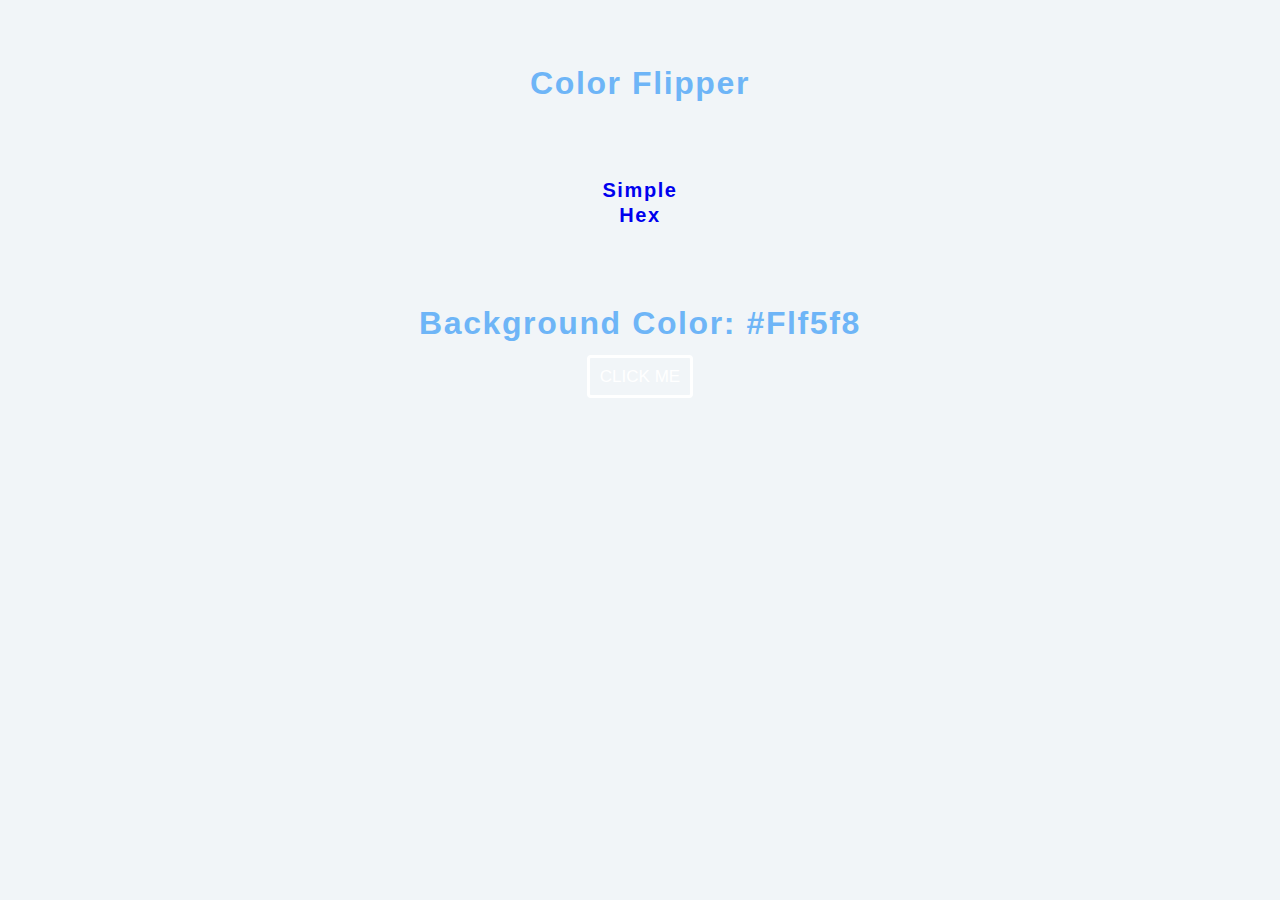
<file: Color-Flipper-bg/index.html>
<!DOCTYPE html>
<html lang="en">
    <head>
        <meta charset="UTF-8">
        <meta name="viewport" content="width=device-width, initial-scale=1.0">
        <title>Color Flipper</title>
        <!--CSS-->
        <link rel="stylesheet" href="styles.css">
    </head>

    <body>
        <nav>
            <div class="nav-center">
                <center>
                <br><br><br>
                <h2>Color flipper</h2>
                <br><br><br>
                <ul class="nav-links">
                    <h3>
                    <li><a href="index.html">Simple</a></li>
                    <li><a href="hex.html">Hex</a></li>
                    </h3>
                </ul>
                </center>
            </div>
        </nav>

        <main>
            <br><br><br>
            <center>
            <div class="container">
                <h2>background color: <span class="color">#flf5f8</span></h2>
                <button class="btn btn-hero" id="btn">Click Me</button>
            </div>
            </center>
        </main>
        <!--JS-->
        <script src="app.js"></script>
    </body>
</html>
</file>
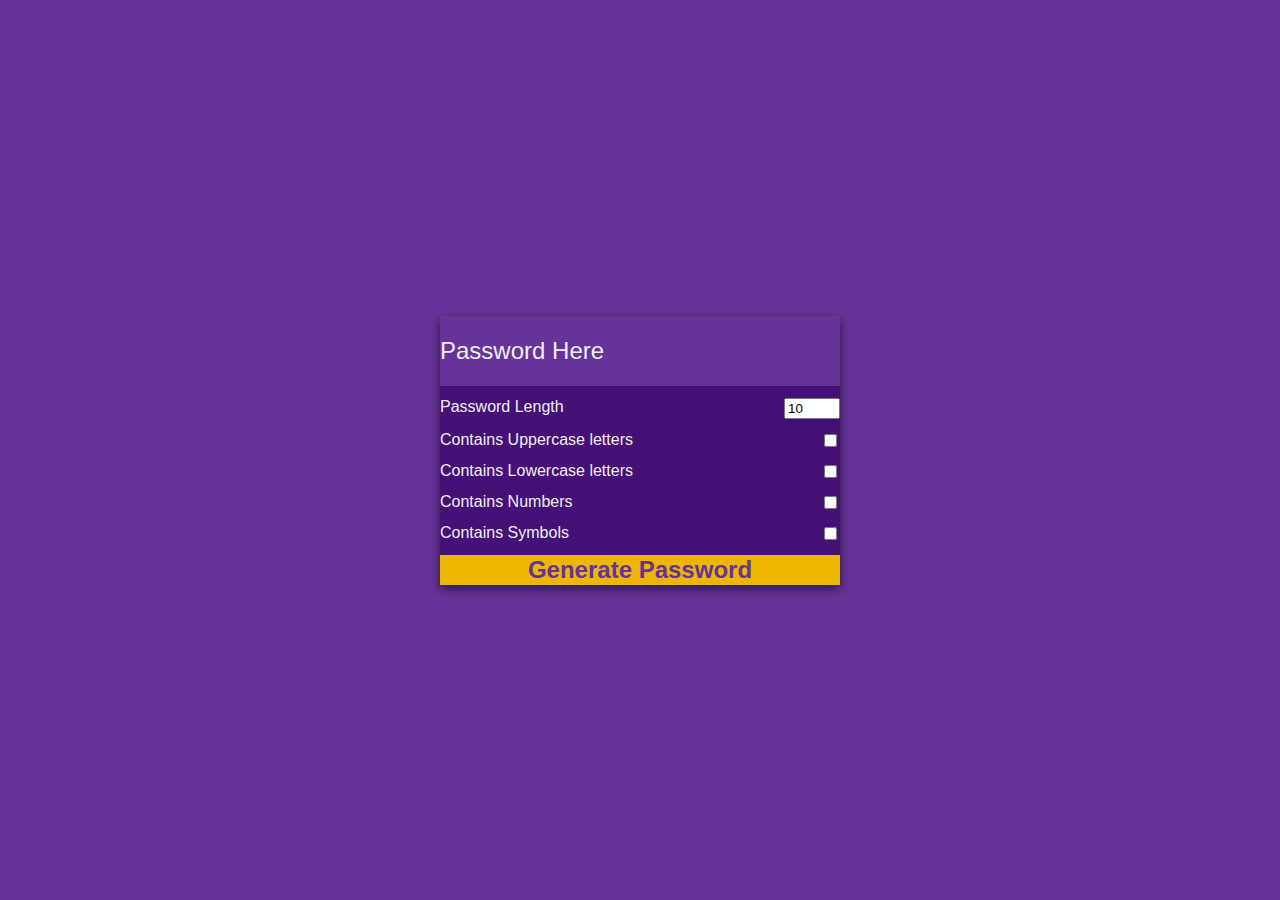
<file: Password-generator/index.html>
<!DOCTYPE html>
<html lang="en">
<head>
    <meta charset="UTF-8">
    <meta name="viewport" content="width=device-width, initial-scale=1.0">
    <meta http-equiv="X-UA-Compatible" content="width=device-width, initial-scale=1.0">
    <title>Password Generator</title>
    <link rel="stylesheet" href="style.css">
</head>
<body>
    <div class="pw-container">
        <div class="pw-header">
            <div class="pw">
                <span id="pw">Password Here</span>
                <button id="copy">Copy</button>
            </div>
        </div>
        <div class="pw-body">
            <div class="form-control">
                <label for="length">Password Length</label>
                <input type="number" id="len" min="8" max="30" value="10">
            </div>
            <div class="form-control">
                <label for="upper">Contains Uppercase letters</label>
                <input type="checkbox" id="upper">
            </div>
            <div class="form-control">
                <label for="lower">Contains Lowercase letters</label>
                <input type="checkbox" id="lower">
            </div>
            <div class="form-control">
                <label for="number">Contains Numbers</label>
                <input type="checkbox" id="number">
            </div>
            <div class="form-control">
                <label for="symbol">Contains Symbols</label>
                <input type="checkbox" id="symbol">
            </div>
            <button class="generate" id="generate">Generate Password</button>
        </div>
    </div>
    <script src="script.js"></script>
</body>
</html>
</file>
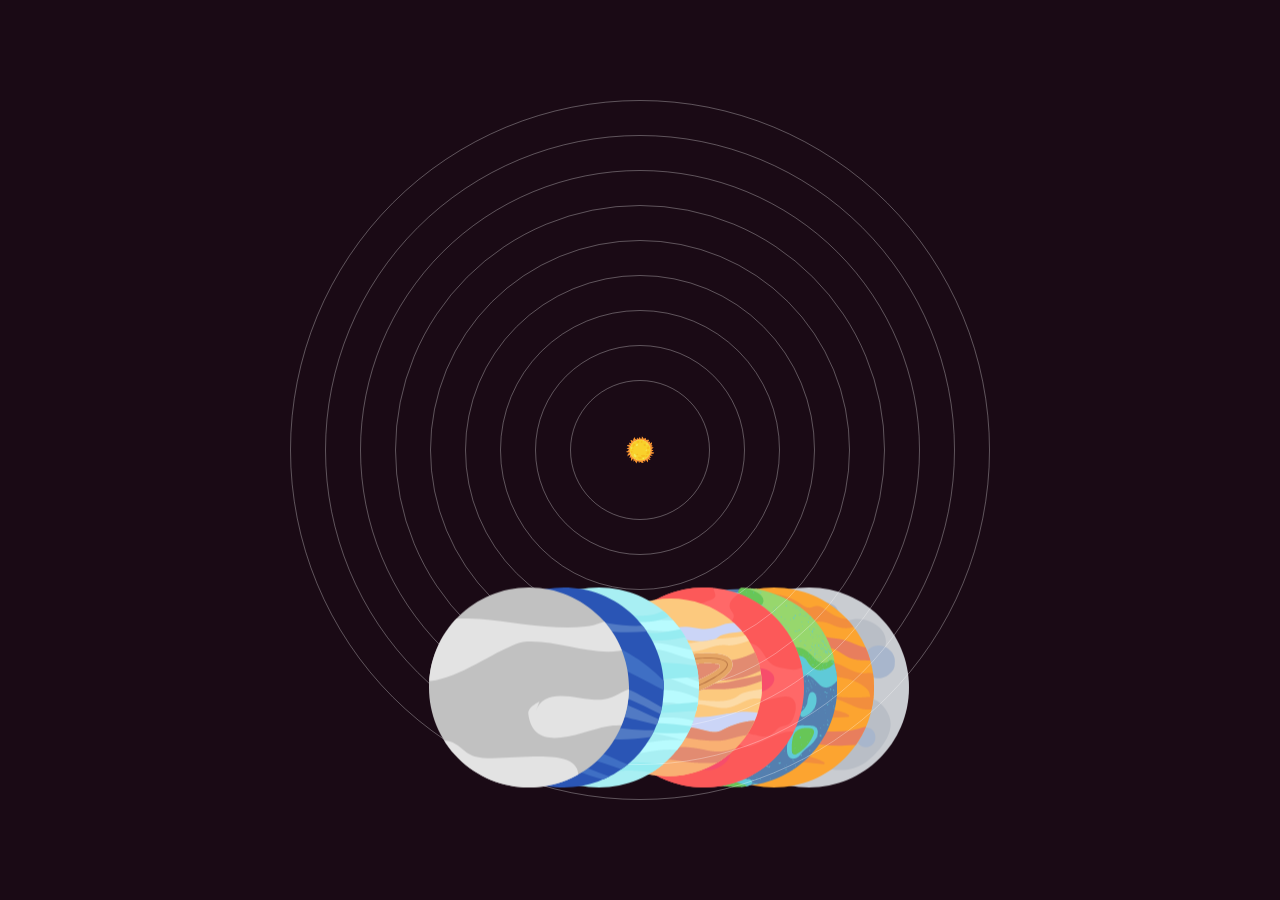
<file: Solar-system-animation/index.html>
<!DOCTYPE html>
<html lang="en">
    <head>
        <meta charset="utf-8">
        <meta name="viewport" content="width=device-width, initial-scale=1.0">
        <title>Solar System Animation</title>
        <link rel="stylesheet" href="style.css">
    </head>

    <body>
        <div class="container">
            <div class="system">
                <div class="system_orbit system_orbit-sun">
                    <img src="images/sun.png" alt="sun" class="system_icon">
                </div>

                <div class="system_orbit system_orbit-mercury">
                    <div class="system_planet">
                        <img src="images/mercury.png" alt="mercury">
                    </div>
                </div>

                <div class="system_orbit system_orbit-venus">
                    <div class="system_planet">
                        <img src="images/venus.png" alt="venus">
                    </div>
                </div>

                <div class="system_orbit system_orbit-earth">
                    <div class="system_planet">
                        <img src="images/earth.png" alt="earth">
                    </div>
                </div>

                <div class="system_orbit system_orbit-mars">
                    <div class="system_planet">
                        <img src="images/mars.png" alt="mars">
                    </div>
                </div>

                <div class="system_orbit system_orbit-jupiter">
                    <div class="system_planet">
                        <img src="images/jupiter.png" alt="jupiter">
                    </div>
                </div>

                <div class="system_orbit system_orbit-saturn">
                    <div class="system_planet">
                        <img src="images/saturn.png" alt="saturn">
                    </div>
                </div>

                <div class="system_orbit system_orbit-uranus">
                    <div class="system_planet">
                        <img src="images/uranus.png" alt="uranus">
                    </div>
                </div>

                <div class="system_orbit system_orbit-neptune">
                    <div class="system_planet">
                        <img src="images/neptune.png" alt="neptune">
                    </div>
                </div>

                <div class="system_orbit system_orbit-pluto">
                    <div class="system_planet">
                        <img src="images/pluto.png" alt="pluto">
                    </div>
                </div>
            </div>
        </div>
    </body>
</html>
</file>
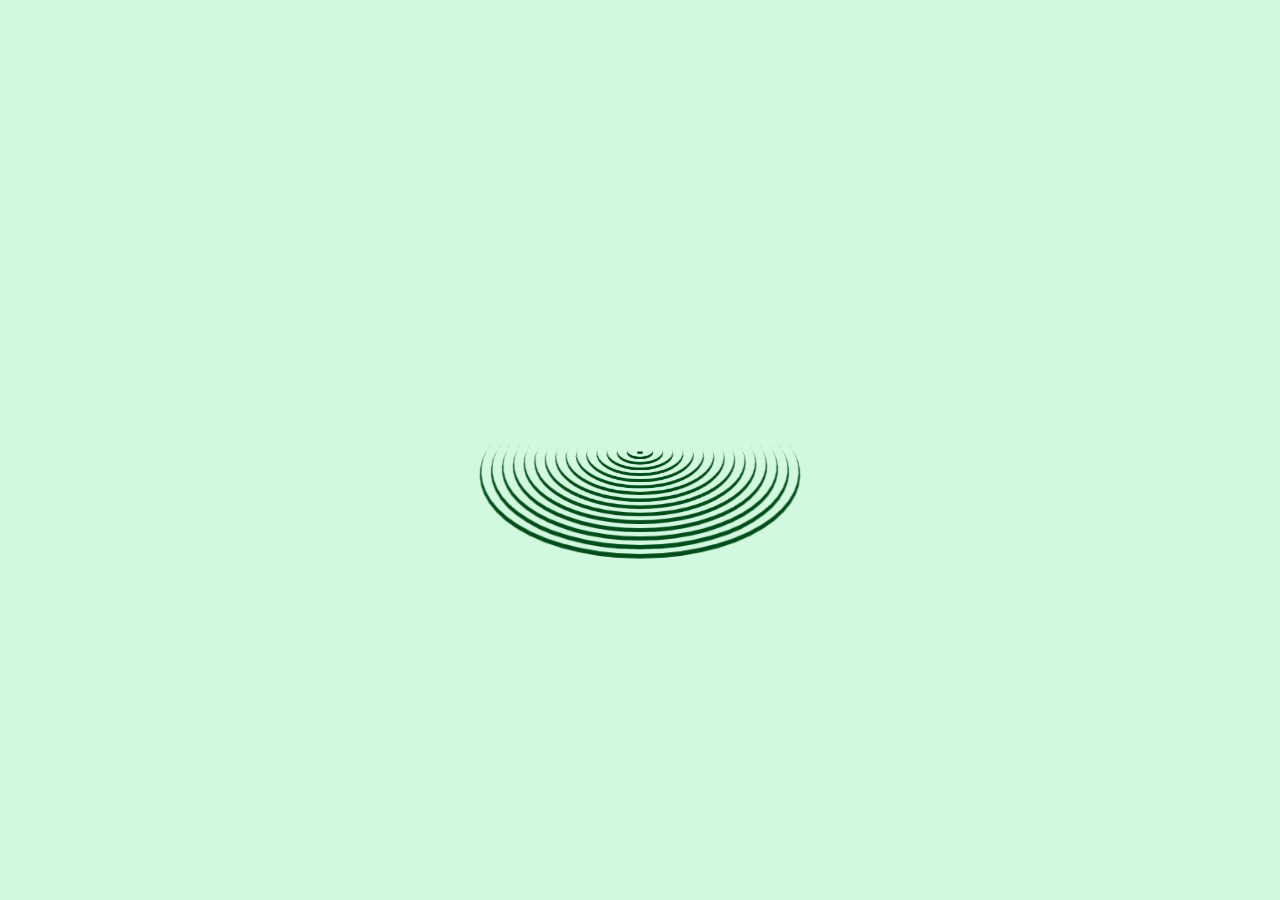
<file: Wave-Animation/index.html>
<!DOCTYPE html>
<html lang="en">
    <head>
        <meta charset="utf-8">
        <meta name="viewport" content="width=device-width, initial-scale=1.0">
        <title>Wave Animation</title>
        <link rel="stylesheet" href="style.css">
    </head>

    <body>
        <div class="wave">
            <span></span><span></span><span></span>
            <span></span><span></span><span></span>
            <span></span><span></span><span></span>
            <span></span><span></span><span></span>
            <span></span><span></span><span></span>
            <span></span>
        </div>
    </body>
</html>
</file>
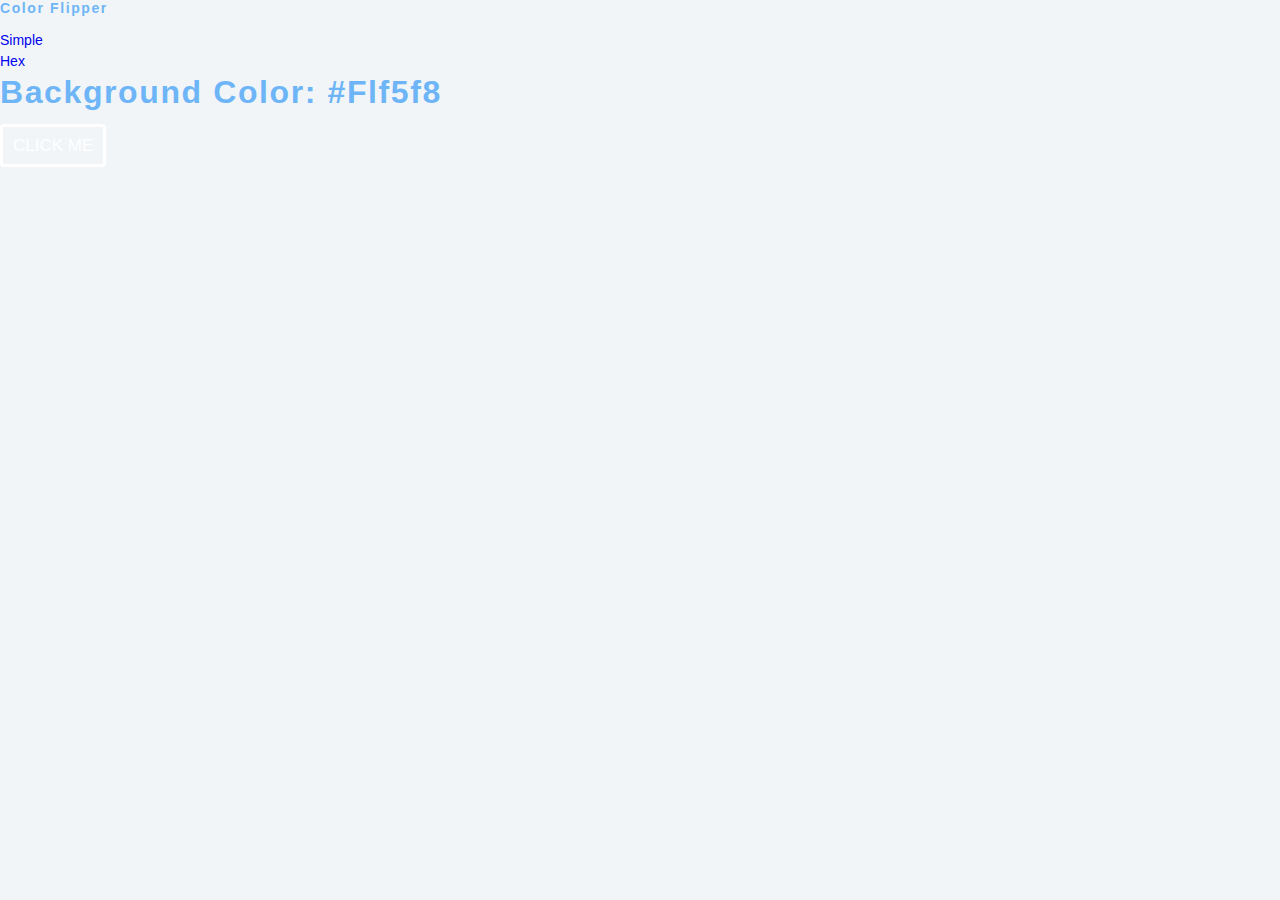
<file: Color-Flipper-bg/hex.html>
<!DOCTYPE html>
<html lang="en">
    <head>
        <meta charset="UTF-8">
        <meta name="viewport" content="width=device-width, initial-scale=1.0">
        <title>Color Flipper</title>
        <!--CSS-->
        <link rel="stylesheet" href="styles.css">
    </head>

    <body>
        <nav>
            <div class="nav-center">
                <h4>Color flipper</h4>
                <ul class="nav-links">
                    <li><a href="index.html">Simple</a></li>
                    <li><a href="hex.html">Hex</a></li>
                </ul>
            </div>
        </nav>

        <main>
            <div class="container">
                <h2>background color: <span class="color">#flf5f8</span></h2>
                <button class="btn btn-hero" id="btn">Click Me</button>
            </div>
        </main>
        <!--JS-->
        <script src="hex.js"></script>
    </body>
</html>
</file>
<file: Color-Flipper-bg/styles.css>
/*
Variables
*/
:root{
    /*dark shades of primary colors*/
    --clr-primary-1: hsl(205, 86%, 17%);
    --clr-primary-2: hsl(205, 77%, 27%);
    --clr-primary-3: hsl(205, 72%, 37%);
    --clr-primary-4: hsl(205, 63%, 48%);

    /*main color*/
    --clr-primary-5: hsl(205, 78%, 60%);

    /*light shades of primary colors*/
    --clr-primary-6: hsl(205, 89%, 70%);
    --clr-primary-7: hsl(205, 90%, 76%);
    --clr-primary-8: hsl(205, 86%, 81%);
    --clr-primary-9: hsl(205, 90%, 88%);
    --clr-primary-10: hsl(205, 100%, 96%);

    /*darkest grey - used for headings*/
    --clr-grey-1: hsl(209, 89%, 70%);
    --clr-grey-2: hsl(211, 39%, 23%);
    --clr-grey-3: hsl(209, 34%, 30%);
    --clr-grey-4: hsl(209, 28%, 39%);

    /*grey used for paragraphs*/
    --clr-grey-5: hsl(210, 22%, 49%);
    --clr-grey-6: hsl(209, 23%, 60%);
    --clr-grey-7: hsl(211, 27%, 70%);
    --clr-grey-8: hsl(210, 31%, 80%);
    --clr-grey-9: hsl(212, 33%, 89%);
    --clr-grey-10: hsl(210, 36%, 96%);
    --clr-white: #fff;
    --clr-black: #222;
    --clr-red-dark: hsl(360, 67%, 44%);
    --clr-red-light: hsl(360, 71%, 66%);
    --clr-green-dark: hsl(125, 67%, 44%);
    --clr-green-light: hsl(125, 71%, 66%);
    --ff-primary: "Roboto", sans-serif;
    --ff-secondary: "Open Sans", sans-serif;
    --transition: all 0.3s linear;
    --spacing: 0.1rem;
    --radius: 0.25rem;
    --light-shadow: 0 5px 15px rgba(0, 0, 0, 0.1);
    --dark-shadow: 0 5px 15px rgba(0, 0, 0, 0.2);
    --max-width: 1170px;
    --fixed-width: 620px;
}

/*Global Styles*/
*,
::after,
::before {
    margin: 0;
    padding: 0;
    box-sizing: border-box;
}

body{
    font-family: var(--ff-secondary);
    font-size: 0.875rem;
    line-height: 1.5;
    color: var(--clr-grey-1);
    background: var(--clr-grey-10);
}

ul{
    list-style-type: none;
}

a{
    text-decoration: none;
}

h1,h2,h3,h4{
    letter-spacing: var(--spacing);
    text-transform: capitalize;
    line-height: 1.25;
    margin-bottom: 0.75rem;
    font-family: var(--ff-primary);
}

h1{
    font-size: 3rem;
}

h2{
    font-size: 2rem;
}

h3{
    font-size: 1.25rem;
}

h4{
    font-size: 0.875rem;
}

p{
    margin-bottom: 1.25rem;
    color: var(--clr-grey-5);
}

button {
    transition: all .5s ease;
    color: #fff;
    border: 3px solid white;
    font-family:'Montserrat', sans-serif;
    text-transform: uppercase;
    text-align: center;
    line-height: 1;
    font-size: 17px;
    background-color : transparent;
    padding: 10px;
    outline: none;
    border-radius: 4px;
}
button:hover {
    color: #001F3F;
    background-color: #fff;
}
</file>
<file: Password-generator/style.css>
*{
    box-sizing: border-box;
}

body{
    margin: 0;
    font-family: "Poppins", sans-serif;
    background-color: rebeccapurple;
    color: #eee;
    display: flex;
    align-items: center;
    justify-content: center;
    min-height: 100vh;
}

.pw-container{
    width: 400px;
    background-color: rgb(69, 17, 118);
    box-shadow: 0px 4px 10px rgba(0,0,0,0.6);
}

.pw-header{
    padding: lrem;
}

.pw{
    width: 100%;
    height: 70px;
    padding: lrem;
    background-color: rebeccapurple;
    font-size: 1.5rem;
    display: flex;
    align-items: center;
    position: relative;
}

.pw button{
    position: absolute;
    top: 0;
    right: 0;
    transform: translate(0, 50%);
    transition: opacity 0.2s ease, transform 0.2s ease;
    opacity: 0;
    background-color: rgb(35, 5, 66);
    border: none;
    padding: 0.25rem lrem;
    font-family: inherit;
    font-weight: bold;
    color: #fff;
    cursor: pointer;
}

.pw:hover button{
    opacity: 1;
    transform: translate(0, -80%);
}

.pw-body{
    padding: 0 lrem lrem;
}

.form-control{
    color: #eee;
    display: flex;
    justify-content: space-between;
    margin: 0.75rem 0;
}

.generate{
    display: block;
    background-color: #ecb602;
    color: rebeccapurple;
    font-weight: bold;
    padding: lrem;
    font-size: 1.5rem;
    margin-top: lrem;
    border: none;
    cursor: pointer;
    width: 100%;
}
</file>
<file: Solar-system-animation/style.css>
*{
    margin: 0px;
    padding: 0px;
    box-sizing: border-box;
}

.container{
    background-color: #1a0a15;
    width: 100vw;
    height: 100vh;
    display: flex;
    justify-content: center;
    align-items: center;
    overflow: hidden;
}

.system{
    position: relative;
    width: 100%;
    max-width: 700px;
    padding-top: 100%;
}

@media (min-width:700px){
    .system{
        padding-top: 700px;
    }
}

.system_sun{
    position: absolute;
    top: 50%;
    left: 50%;
    transform: translate(-50%, -50%);
}

.system_icon{
    width: 100%;
    height: 100%;
}

.system_planet{
    position: absolute;
    top: 50%;
    left: -12px;
    width: 25px;
    height: 25px;
    transform: translateY(-50%);
}

.system_orbit{
    position: absolute;
    border: 1.5px solid rgba(255, 255, 255, 0.3);
    border-radius: 100%;
    top: 50%;
    left: 50%;
    transform: translate(-50%, -50%);
    animation: spin infinite linear both;
}

.system_orbit-sun{
    width: calc(10%);
    height: calc(10%);
    border: none;
    animation-duration: 10s;
}

.system_orbit-mercury{
    width: calc(20%);
    height: calc(20%);
    animation-duration: 1s;
}

.system_orbit-venus{
    width: calc(30%);
    height: calc(30%);
    animation-duration: 2.6s;
}

.system_orbit-earth{
    width: calc(40%);
    height: calc(40%);
    animation-duration: 4.1s;
}

.system_orbit-mars{
    width: calc(50%);
    height: calc(50%);
    animation-duration: 7.8s;
}

.system_orbit-jupiter{
    width: calc(60%);
    height: calc(60%);
    animation-duration: 49.8s;
}

.system_orbit-saturn{
    width: calc(70%);
    height: calc(70%);
    animation-duration: 120.3s;
}

.system_orbit-uranus{
    width: calc(80%);
    height: calc(80%);
    animation-duration: 348.4s;
}

.system_orbit-neptune{
    width: calc(90%);
    height: calc(90%);
    animation-duration: 684.4s;
}

.system_orbit-pluto{
    width: calc(100%);
    height: calc(100%);
    animation-duration: 1028.6s;
}

@keyframes spin{
    from{
        transform: translate(-50%, -50%);
    }
    to{
        transform: translate(-50%, -50%), rotate(360deg);
    }
}
</file>
<file: Wave-Animation/style.css>
*{
    margin: 0px;
    padding: 0px;
}

body{
    display: flex;
    justify-content: center;
    align-items: center;
    min-height: 100vh;
    background: #D2F9DF;
}

.wave{
    width: 306px;
    height: 306px;
    transform-style: preserve-3d;
    transform: perspective(500px) rotateX(60deg);
}

.wave span{
    position: absolute;
    display: block;
    border: 3px sold #00802A;
    border-radius: 50%;
    box-shadow: 0px 5px 0px #014d1a;
    animation: animate 3s ease-in-out infinite;
}

@keyframes animate{
    0%,100%{
        transform: translateZ(-100px);
    }
    50%{
        transform: translateZ(100px);
    }
}

.wave span:nth-child(1){
    inset: 0px;
    animation-delay: 1.6s;
}

.wave span:nth-child(2){
    inset: 10px;
    animation-delay: 1.5s;
}

.wave span:nth-child(3){
    inset: 20px;
    animation-delay: 1.4s;
}

.wave span:nth-child(4){
    inset: 30px;
    animation-delay: 1.3s;
}

.wave span:nth-child(5){
    inset: 40px;
    animation-delay: 1.2s;
}

.wave span:nth-child(6){
    inset: 50px;
    animation-delay: 1.1s;
}

.wave span:nth-child(7){
    inset: 60px;
    animation-delay: 1s;
}

.wave span:nth-child(8){
    inset: 70px;
    animation-delay: 0.9s;
}

.wave span:nth-child(9){
    inset: 80px;
    animation-delay: 0.8s;
}

.wave span:nth-child(10){
    inset: 90px;
    animation-delay: 0.7s;
}

.wave span:nth-child(11){
    inset: 100px;
    animation-delay: 0.6s;
}   

.wave span:nth-child(12){
    inset: 110px;
    animation-delay: 0.5s;
}

.wave span:nth-child(13){
    inset: 120px;
    animation-delay: 0.4s;
}

.wave span:nth-child(14){
    inset: 130px;
    animation-delay: 0.3s;
}

.wave span:nth-child(15){
    inset: 140px;
    animation-delay: 0.2s;
}

.wave span:nth-child(16){
    inset: 150px;
    animation-delay: 0.1s;
}
</file>
